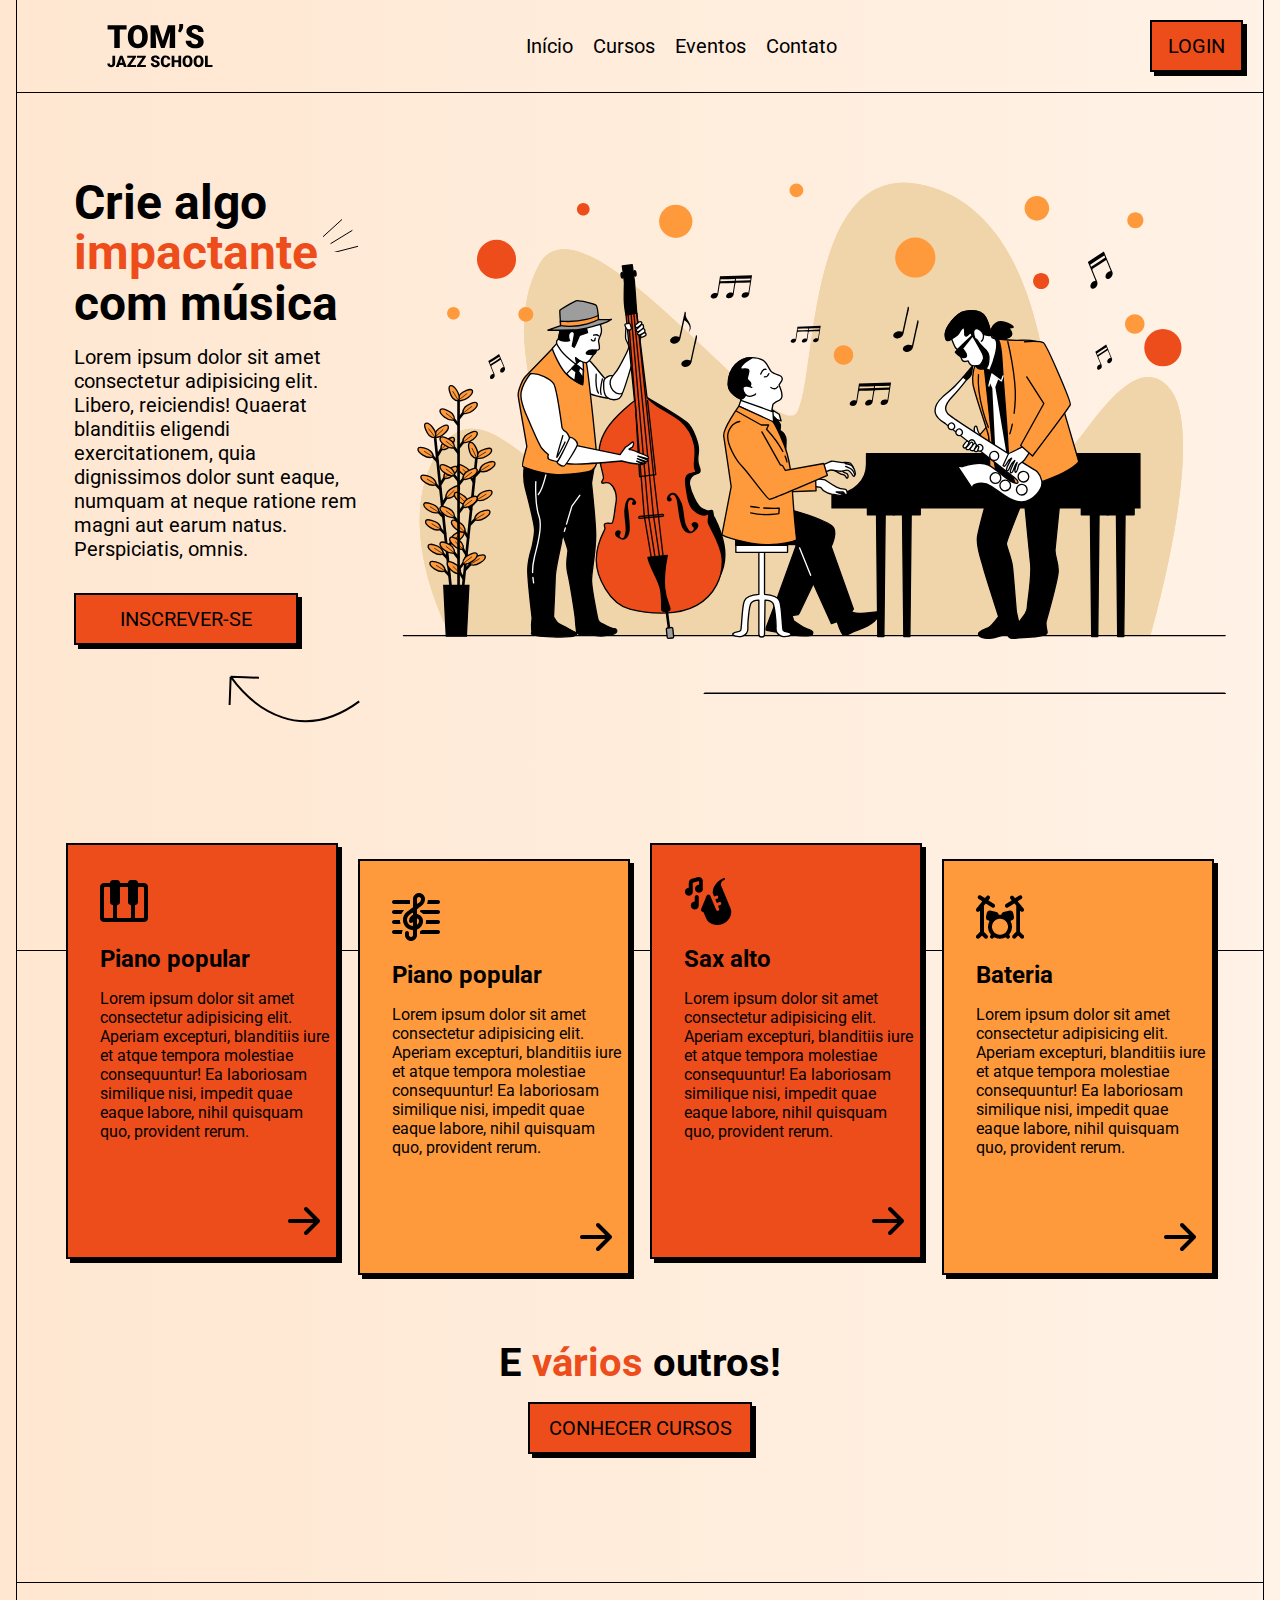
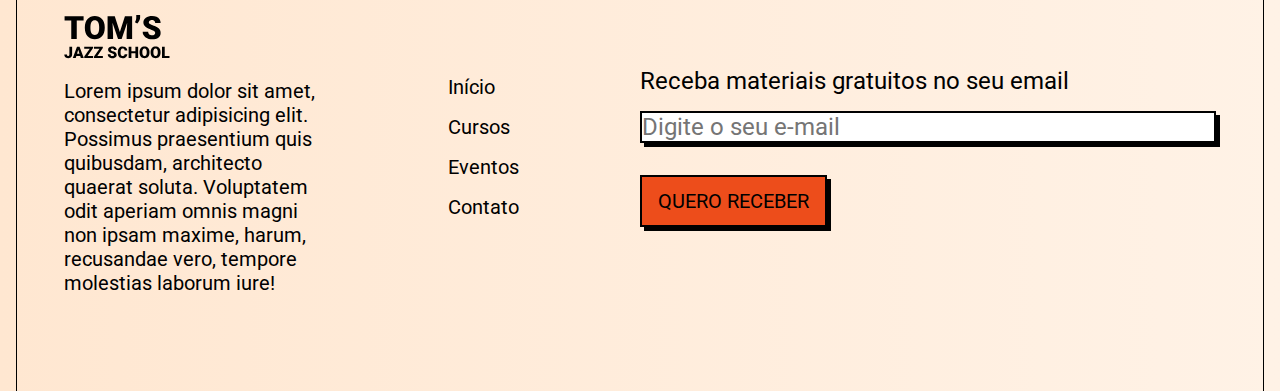
<file: Projeto Jazz/index.html>
<!DOCTYPE html>
<html lang="pt-br">

<head>
    <meta charset="UTF-8">
    <meta name="viewport" content="width=device-width, initial-scale=1.0">
    <title>Tom's Jazz School</title>
    <link rel="stylesheet" href="index.css">
    <link rel="preconnect" href="https://fonts.googleapis.com">
    <link rel="preconnect" href="https://fonts.gstatic.com" crossorigin>
    <link href="https://fonts.googleapis.com/css2?family=Roboto:wght@500;900&display=swap" rel="stylesheet">

</head>

<body>
    <header>
        <div>
            <img src="./img/logo.svg" alt="Tom's Jazz School">
            <nav>
                <a href="#">Início</a>
                <a href="#">Cursos</a>
                <a href="#">Eventos</a>
                <a href="#">Contato</a>
            </nav>
            <a href="#" class="button mt-1 mb-1 mx-auto">Login</a>
        </div>
    </header>
    <main>
        <section class="hero-section">
            <div class="container row-reverse">
                <img src="./img/hero-img.svg" alt="Banda de jazz tocando">
                <div>
                    <h1 class="mt-2">Crie algo <span class="text-primary decoration">impactante</span> com música</h1>
                    <p class="mt-2 mb-2 mx auto">Lorem ipsum dolor sit amet consectetur adipisicing elit. Libero,
                        reiciendis! Quaerat blanditiis
                        eligendi exercitationem, quia dignissimos dolor sunt eaque, numquam at neque ratione rem magni
                        aut
                        earum natus. Perspiciatis, omnis.</p>
                    <a href="#" class="button ">Inscrever-se</a>
                </div>
            </div>
        </section>
        <section class="courses-section ">
            <div class="cards">
                <article class="card">
                    <img src="./img/piano.png" alt="ícone de teclas de piano">
                    <strong>Piano popular</strong>
                    <p>Lorem ipsum dolor sit amet consectetur adipisicing elit. Aperiam excepturi, blanditiis iure et
                        atque
                        tempora molestiae consequuntur! Ea laboriosam similique nisi, impedit quae eaque labore, nihil
                        quisquam quo, provident rerum.</p>
                    <a href="#">
                        <img src="./img/arrow-right.svg" alt="Ir para página do curso">
                    </a>
                </article>
                <article class="card">
                    <img src="./img/clef.png" alt="ícone de clave de sol">
                    <strong>Piano popular</strong>
                    <p>Lorem ipsum dolor sit amet consectetur adipisicing elit. Aperiam excepturi, blanditiis iure et
                        atque
                        tempora molestiae consequuntur! Ea laboriosam similique nisi, impedit quae eaque labore, nihil
                        quisquam quo, provident rerum.</p>
                    <a href="#">
                        <img src="./img/arrow-right.svg" alt="Ir para página do curso">
                    </a>
                </article class="card">
                <article class="card">
                    <img src="./img/sax.png" alt="ícone de saxofone">
                    <strong>Sax alto</strong>
                    <p>Lorem ipsum dolor sit amet consectetur adipisicing elit. Aperiam excepturi, blanditiis iure et
                        atque
                        tempora molestiae consequuntur! Ea laboriosam similique nisi, impedit quae eaque labore, nihil
                        quisquam quo, provident rerum.</p>
                    <a href="#">
                        <img src="./img/arrow-right.svg" alt="Ir para página do curso">
                    </a>
                </article>
                <article class="card">
                    <img src="./img/drums.png" alt="ícone de bateria">
                    <strong>Bateria</strong>
                    <p>Lorem ipsum dolor sit amet consectetur adipisicing elit. Aperiam excepturi, blanditiis iure et
                        atque
                        tempora molestiae consequuntur! Ea laboriosam similique nisi, impedit quae eaque labore, nihil
                        quisquam quo, provident rerum.</p>
                    <a href="#">
                        <img src="./img/arrow-right.svg" alt="Ir para página do curso">
                    </a>
                </article>
            </div>

            <h2 class="text-center">E <span class="text-primary"> vários</span> outros!</h2>
            <a href="#" class="button mt-2 mx-auto">Conhecer Cursos</a>
        </section>
    </main>

    <footer>
        <div class="container">
            <div class="about-column">
                <img src="./img/logo.svg" alt="Tom's Jazz School" class="mt-1 mb-1">
                <p class="mb-2">Lorem ipsum dolor sit amet, consectetur adipisicing elit. Possimus praesentium quis
                    quibusdam, architecto
                    quaerat soluta. Voluptatem odit aperiam omnis magni non ipsam maxime, harum, recusandae vero, tempore
                    molestias laborum iure!</p>
            </div>
            <nav class="mb-2">
                <a href="#">Início</a>
                <a href="#">Cursos</a>
                <a href="#">Eventos</a>
                <a href="#">Contato</a>
            </nav>
            <form class="newsletter-form">
                <label for="email" class="mb-1">Receba materiais gratuitos no seu email</label>
                <input type="text" name="email" id="email" class="mb-2" placeholder="Digite o seu e-mail">
                <button class="button mb-2">Quero receber</button>
            </form>
        </div>
    </footer>
</body>

</html>
</file>
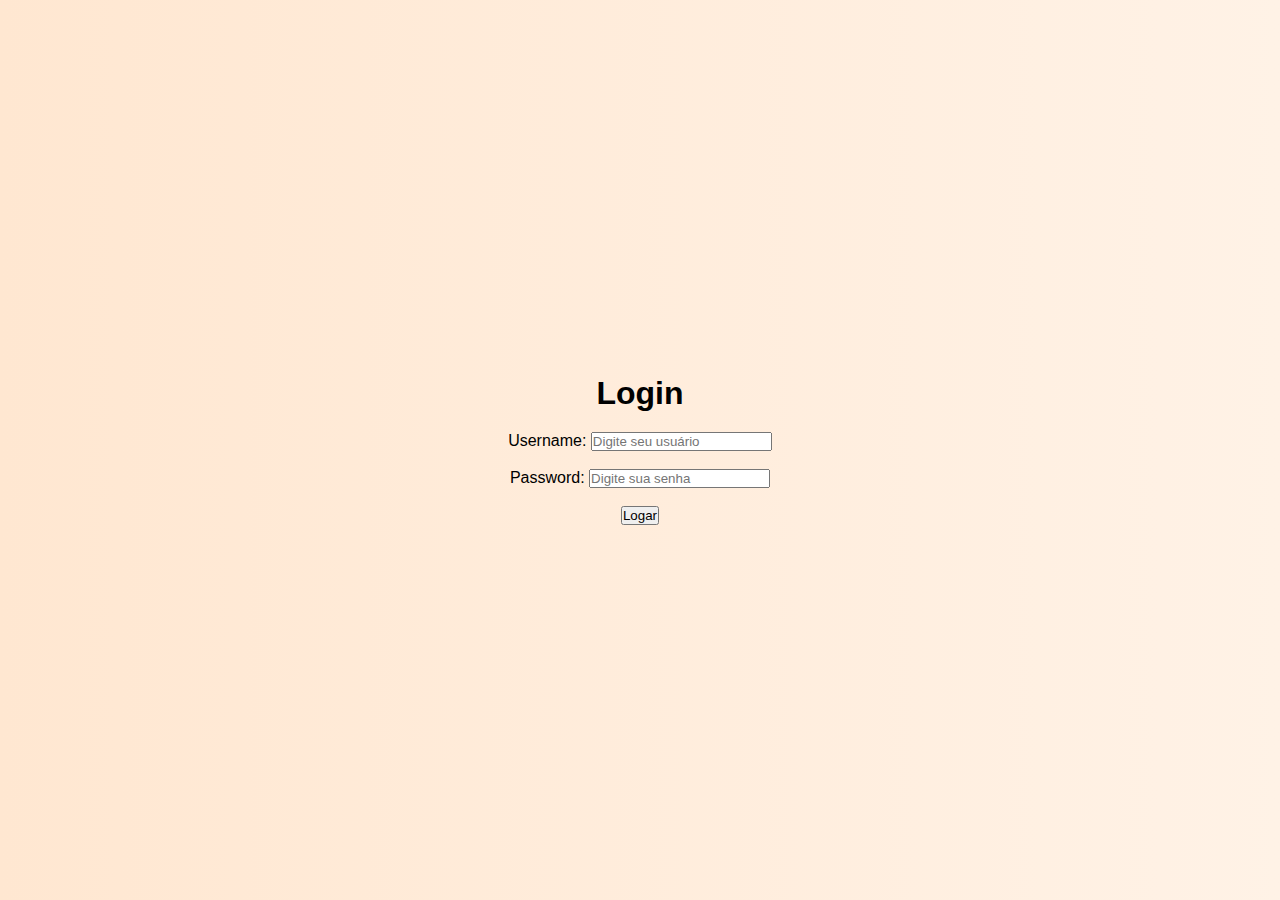
<file: Login/page.html>
<!DOCTYPE html>
<html lang="pt-br">
  <head>
    <meta charset="UTF-8" />
    <meta name="viewport" content="width=device-width, initial-scale=1.0" />
    <link rel="stylesheet" href="./index.css" />
    <title>Login</title>
  </head>
  <body>
    <div class="center-login">
      <h1>Login</h1>
      <form id="loginForm">
        <label for="username">Username:</label>
        <input type="text" id="username" required placeholder="Digite seu usuário" /><br /><br />
        <label for="password">Password:</label>
        <input type="text" id="password" required placeholder="Digite sua senha" /><br /><br />
        <button type="submit">Logar</button>
      </form>
      <script src="./script.js"></script>
    </div>
  </body>
</html>
</file>
<file: Projeto Jazz/index.css>
* {
    box-sizing: border-box;
    font-family: 'Roboto', sans-serif;
    margin: 0;
    padding: 0;
}

:root {
    --color-primary: #ED4D1B;
    --color-secondary: #ff9A3c;
    --color-black: #000;
    --color-white: #fff;
}


body {
    background: linear-gradient(90deg, #FFE7D1 0%, #FFF2E6 100%);
    padding: 0 1rem;
}

header,
.hero-section,
.courses-section,

footer {
    border-color: var(--color-black);
    border-style: solid;
    border-width: 0 1px 1px 1px;
    ;
    padding: 1.25rem;
}

header img {
    display: block;
    margin: 1rem auto;
}

header nav {
    display: grid;
    grid-template-columns: 1fr 1fr;
    margin: 1rem auto 0;
}

nav a {
    color: var(--color-black);
    font-size: 1.25rem;
    padding: .5rem;
    text-decoration: none;
}

header nav a:nth-child(2n-1) {
    text-align: right;
}

.button {
    background-color: var(--color-primary);
    border: 2px solid var(--color-black);
    box-shadow: 4px 4px 0 var(--color-black);
    color: var(--color-black);
    display: block;
    font-size: 1.25rem;
    padding: 0.75rem 1rem;
    max-width: 14rem;
    text-align: center;
    text-decoration: none;
    text-transform: uppercase;
}

.hero-section {
    padding-right: 0;
    padding-bottom: 16rem;
}

.hero-section img {
    display: block;
    margin: 1.25rem 0 0 auto;
    max-width: 100%;
}

h1 {
    font-size: 3rem;
    line-height: 105%;
}

h2 {
    font-size: 2.5rem;
}

.hero-section p {
    font-size: 1.25rem;
    padding-right: 1.25rem;
}

.hero-section .button {
    position: relative;
}

.hero-section .button::after {
    content: '';
    background: url(./img/arrow-curve.svg);
    position: absolute;
    top: 5rem;
    right: -4rem;
    height: 48px;
    width: 132px;
}

.decoration {
    display: block;
    position: relative;
}

.decoration::after {
    content: '';
    background: url(./img/three-dashes.svg);
    position: absolute;
    top: -0.75rem;
    height: 36px;
    width: 40px;
}

.courses-section {
    padding-bottom: 8rem;
}

.cards {
    display: flex;
    flex-direction: column;
    align-items: start;
    gap: 1.25rem;
    margin-top: -8rem;
    margin-bottom: 4rem;
}

.card {
    background-color: var(--color-primary);
    border: 2px solid var(--color-black);
    box-shadow: 4px 4px 0 var(--color-black) ;
    max-width: 17rem;
    padding: 2rem 0 0 2rem;
}

.card:nth-child(2n) {
    align-self: end;
    background-color: var(--color-secondary);
}

.card strong {
    display: block;
    font-size: 1.5rem;
    margin: 1rem 0;
}

.card a {
    display: block;
    margin: 3rem 0 0 auto;
    width: fit-content;
}

footer {
    border-bottom: 0;
    padding: 1rem 1.25rem 4rem;

}

footer nav a {
    display: block;
    padding-left: 0;
}

.newsletter-form label {
    display: block;
    font-size: 1.5rem;
}

.newsletter-form input {
    border: 2px solid var(--color-black);
    box-shadow:  4px 4px 0 var(--color-black);
    font-size: 1.5rem;
    width: 100%;
}


.mt-1 {
    margin-top: 1rem;
}

.mt-2 {
    margin-top: 1rem;
}

.mb-1 {
    margin-bottom: 1rem ;
}

.mb-2 {
    margin-bottom: 2rem;
}

.mx-auto {
    margin-left: auto;
    margin-right: auto;
}

.text-primary {
    color: var(--color-primary);
}

.text-center {
    text-align: center;
}

@media screen and  (min-width: 40rem) {
    header nav {
        display: block;
        text-align: center;
    }

    .cards {
        flex-direction: row;
        flex-wrap: wrap;
        justify-content: center;
    }
    .card:nth-child(2n) {
        margin-top: 1rem;
    }
}


@media screen and (min-width: 48rem) {
    header div {
        display: flex;
        align-items: center;
        justify-content: space-between;
        padding-left: 70px;
    }
    header img,
    header nav,
    header .button {
        margin: 0;
    }  
}

@media screen and (min-width: 72rem) {
    .container {
    display: flex;
    align-items: center;
    margin: 0 auto;
    max-width: 72rem;
    }

    .container.row-reverse {
        flex-direction: row-reverse ;
    }

    .about-column {
        flex: 2;
    }
     
    .about-column p {
     font-size : 1.25rem;    
     max-width: 16rem;
    }

    footer nav {
        flex: 1;
    }
    .newsletter-form {
        flex: 3;
    }
}

@media screen and (min-width: 90rem) {
    .container {
        max-width: 90rem;
    }
}
</file>
<file: Login/index.css>
* {
    box-sizing: border-box;
    font-family: 'Roboto', sans-serif;
    margin: 0;
    padding: 0;
}

:root {
    --color-primary: #ED4D1B;
    --color-secondary: #ff9A3c;
    --color-black: #000;
    --color-white: #fff;
}

body {
    background: linear-gradient(90deg, #FFE7D1 0%, #FFF2E6 100%);

    display: flex;
    align-items: center;
    justify-content: center;
    height: 100vh;
    margin: 0;
}


.center-login {
    text-align: center;
}


h1 {
    margin-bottom: 20px;

}
</file>
